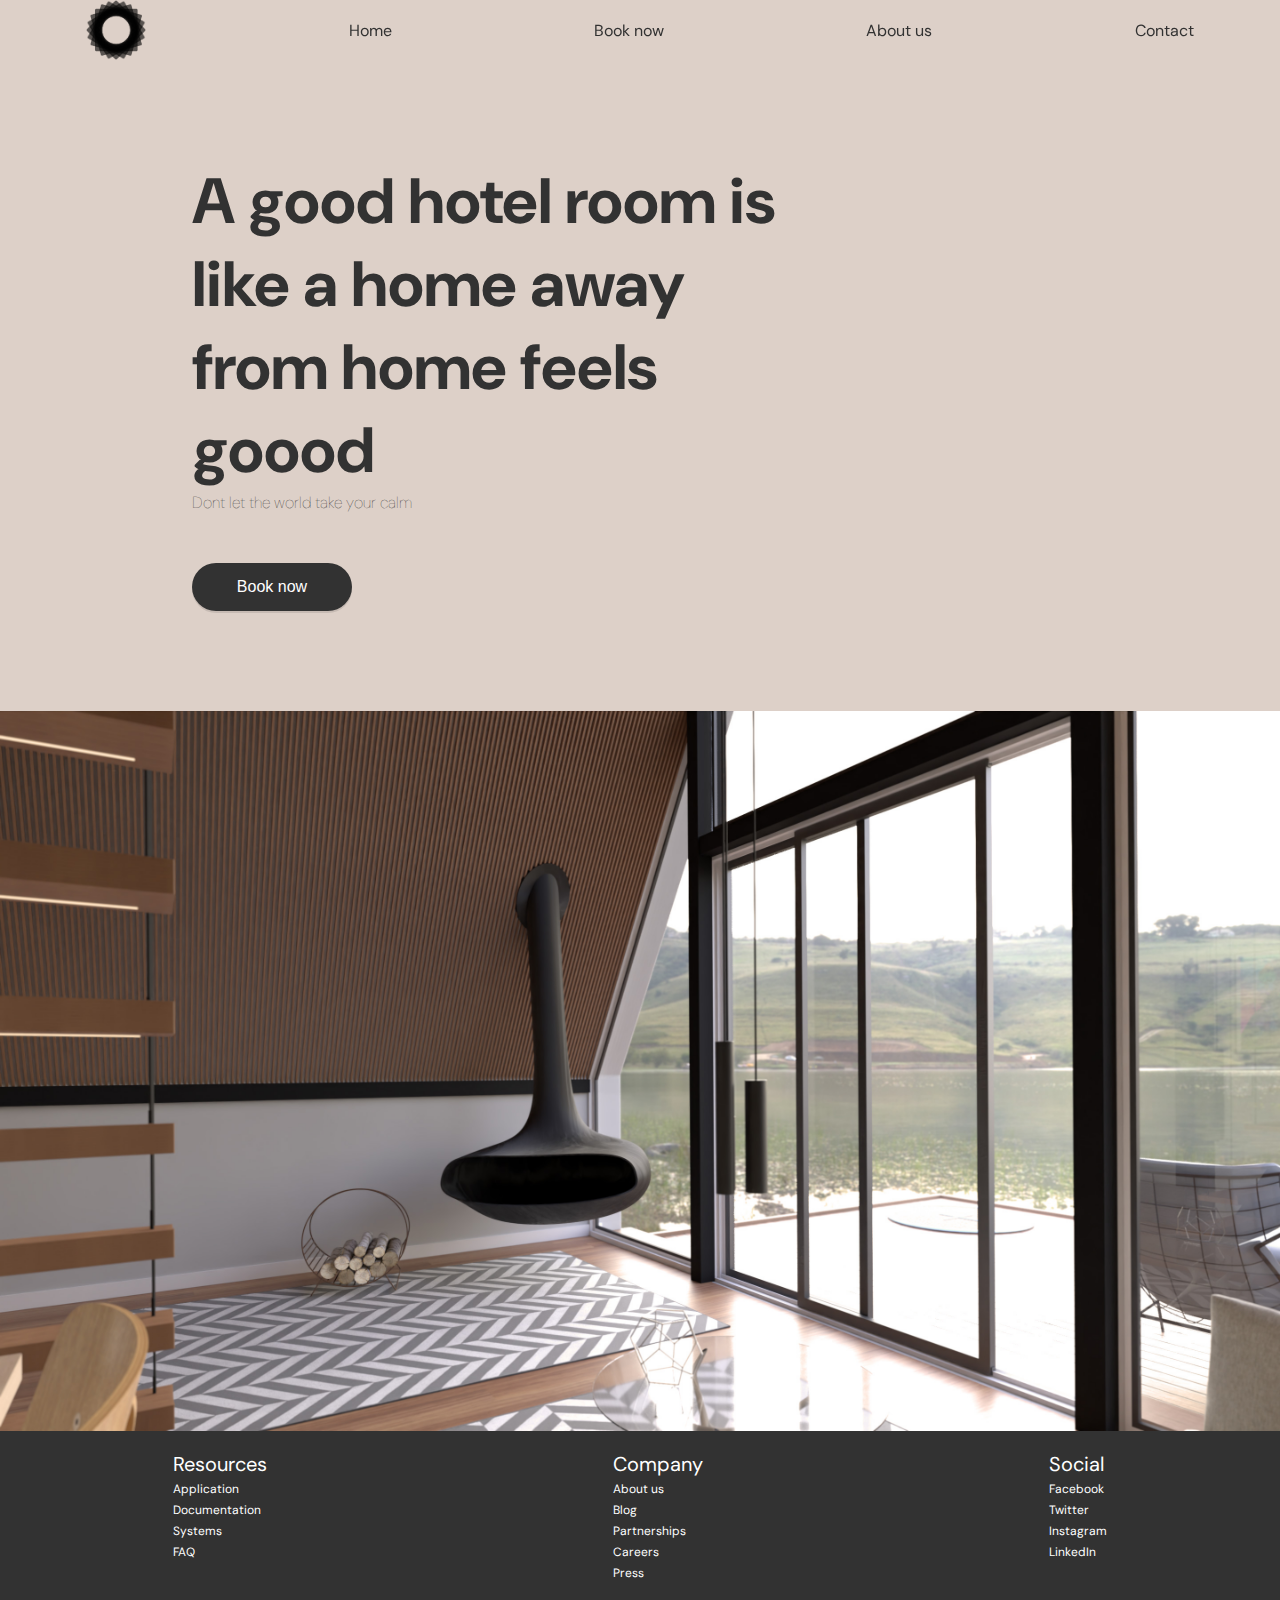
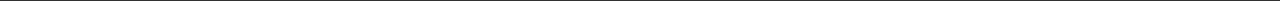
<file: index.html>
<!DOCTYPE html>
<html lang="en">

<head>
  <meta charset="UTF-8">
  <meta http-equiv="X-UA-Compatible" content="IE=edge">
  <meta name="viewport" content="width=device-width, initial-scale=1.0">
  <title>Document</title>
  <link rel="stylesheet" href="styles.css">
</head>

<body>
  <div class="wrapper-home">

    <nav class="navigation">
      <img src="photos/logo/bonz.ai-logo-black-symbol.png" alt="">
      <a href="index.html" class="navigation__item">Home</a>
      <a href="booking.html" class="navigation__item">Book now</a>
      <a href="About-us.html" class="navigation__item">About us</a>
      <a href="#" class="navigation__item">Contact</a>
    </nav>
    <section class="welcome">
      <h1 class="welcome__heading">A good hotel room is like a home away from home feels goood</h1>
      <p class="welcome__quote">Dont let the world take your calm</p>
      <button class="welcome__button"><a href="booking.html">Book now</a></button>
    </section>
    <figure class="image-welcome__dark">
      <img src="photos/02-day.jpg" alt="">
    </figure>

    <footer>
      <section class="Resources-footer">
        <p>Resources</p>
        <ul><a href="">Application</a></ul>
        <ul><a href="">Documentation</a></ul>
        <ul><a href="">Systems</a></ul>
        <ul><a href="">FAQ</a></ul>
      </section>
      <section class="Company-footer">
        <p>Company</p>
        <ul><a href="#">About us</a></ul>
        <ul><a href="#">Blog</a></ul>
        <ul><a href="#">Partnerships</a></ul>
        <ul><a href="#">Careers</a></ul>
        <ul><a href="#">Press</a></ul>
      </section>
      <section class="Social-footer">
        <p>Social</p>
        <ul><a href="">Facebook</a></ul>
        <ul><a href="">Twitter</a></ul>
        <ul><a href="">Instagram</a></ul>
        <ul><a href="">LinkedIn</a></ul>
      </section>
    </footer>
  </div>

</body>

</html>
</file>
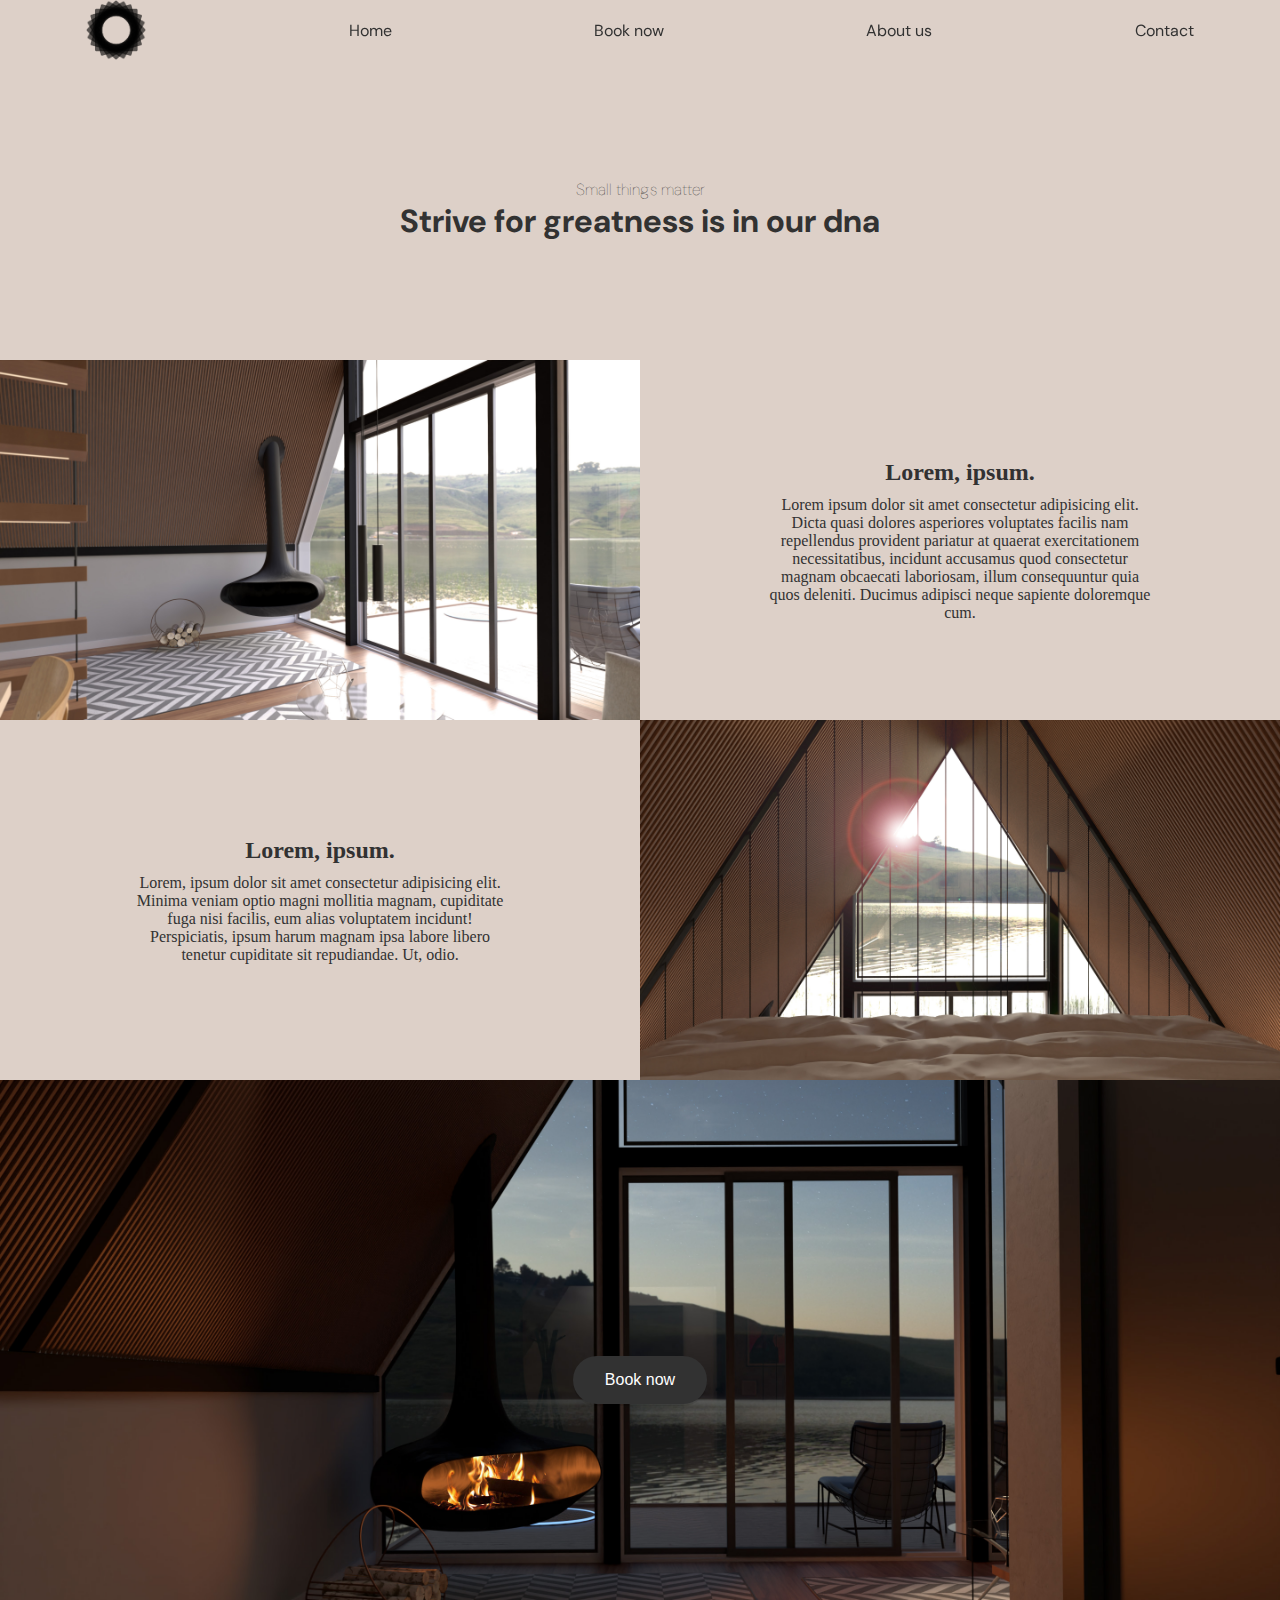
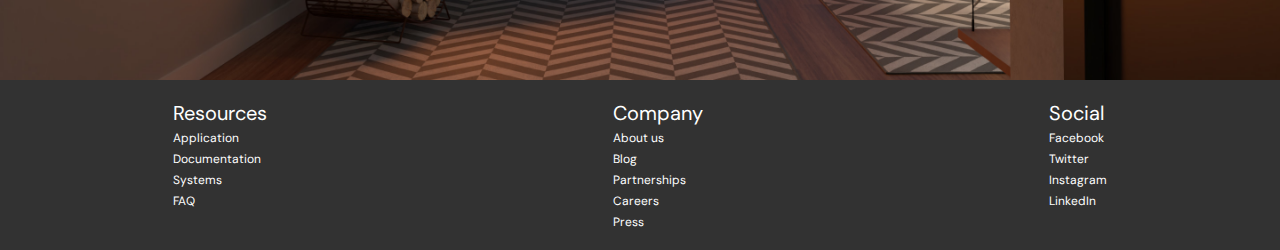
<file: About-us.html>
<!DOCTYPE html>
<html lang="en">

<head>
  <meta charset="UTF-8">
  <meta http-equiv="X-UA-Compatible" content="IE=edge">
  <meta name="viewport" content="width=device-width, initial-scale=1.0">
  <link rel="stylesheet" href="styles.css">
  <title>Document</title>

</head>
<div class="wrapper-about-us">

  <nav class="navigation">
    <img src="photos/logo/bonz.ai-logo-black-symbol.png" alt="">
    <a href="index.html" class="navigation__item">Home</a>
    <a href="booking.html" class="navigation__item">Book now</a>
    <a href="About-us.html" class="navigation__item">About us</a>
    <a href="#" class="navigation__item">Contact</a>
  </nav>

  <section class="header-about-us">
    <h1>Strive for greatness is in our dna</h1>
    <p>Small things matter</p>
  </section>

  <img class="picture-about-us-first" src="photos/02-day.jpg" alt="">


  <img class="picture-about-us-second" src="photos/03-day.jpg" alt="">


  <section class="quote-about-us">
    <h2>Lorem, ipsum.</h2>
    <p>Lorem ipsum dolor sit amet consectetur adipisicing elit. Dicta quasi dolores asperiores voluptates facilis nam
      repellendus provident pariatur at quaerat exercitationem necessitatibus, incidunt accusamus quod consectetur
      magnam obcaecati laboriosam, illum consequuntur quia quos deleniti. Ducimus adipisci neque sapiente doloremque
      cum.</p>
  </section>

  <section class="info-about-us">
    <h2>Lorem, ipsum.</h2>
    <p>Lorem, ipsum dolor sit amet consectetur adipisicing elit. Minima veniam optio magni mollitia magnam, cupiditate
      fuga nisi facilis, eum alias voluptatem incidunt! Perspiciatis, ipsum harum magnam ipsa labore libero tenetur
      cupiditate sit repudiandae. Ut, odio.</p>
  </section>

  <section class="book-about-us">
    <button> <a href="booking.html">Book now</a></button>
  </section>

  <footer>
    <section class="Resources-footer">
      <p>Resources</p>
      <ul><a href="">Application</a></ul>
      <ul><a href="">Documentation</a></ul>
      <ul><a href="">Systems</a></ul>
      <ul><a href="">FAQ</a></ul>
    </section>
    <section class="Company-footer">
      <p>Company</p>
      <ul><a href="#">About us</a></ul>
      <ul><a href="#">Blog</a></ul>
      <ul><a href="#">Partnerships</a></ul>
      <ul><a href="#">Careers</a></ul>
      <ul><a href="#">Press</a></ul>
    </section>
    <section class="Social-footer">
      <p>Social</p>
      <ul><a href="">Facebook</a></ul>
      <ul><a href="">Twitter</a></ul>
      <ul><a href="">Instagram</a></ul>
      <ul><a href="">LinkedIn</a></ul>
    </section>
  </footer>
</div>

<body>

</body>

</html>
</file>
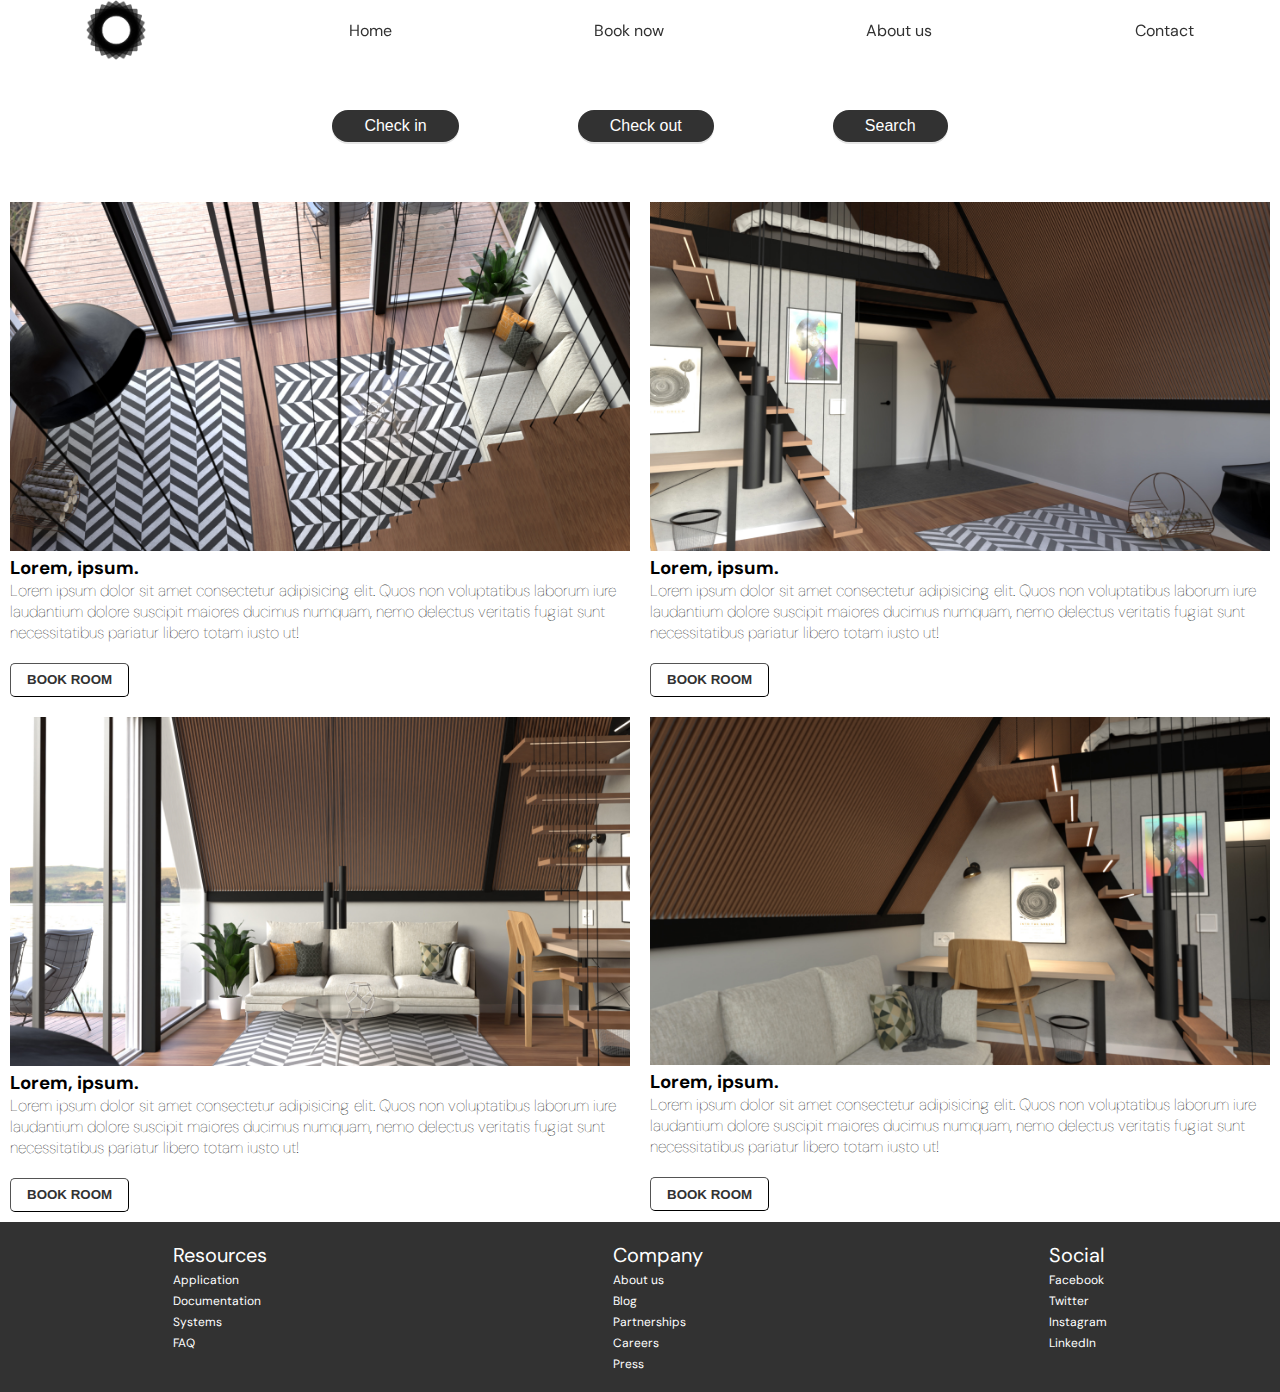
<file: booking.html>
<!DOCTYPE html>
<html lang="en">

<head>
  <meta charset="UTF-8">
  <meta http-equiv="X-UA-Compatible" content="IE=edge">
  <meta name="viewport" content="width=device-width, initial-scale=1.0">
  <link rel="stylesheet" href="styles.css">
  <title>Document</title>
</head>


<div class="wrapper-booking">
  <nav class="navigation">
    <img src="photos/logo/bonz.ai-logo-black-symbol.png" alt="">
    <a href="index.html" class="navigation__item">Home</a>
    <a href="booking.html" class="navigation__item">Book now</a>
    <a href="About-us.html" class="navigation__item">About us</a>
    <a href="#" class="navigation__item">Contact</a>
  </nav>

  <section class="search-bar">
    <button class="search-bar__check-in">Check in</button>
    <button class="search-bar__check-out">Check out</button>
    <button class="search-bar__search">Search</button>

  </section>


  <section class="card-booking-room-first">
    <figure><img src="photos/07-day.jpg" alt=""></figure>
    </figure>
    <h3>Lorem, ipsum.</h3>
    <p>Lorem ipsum dolor sit amet consectetur adipisicing elit. Quos non voluptatibus laborum iure laudantium dolore
      suscipit maiores ducimus numquam, nemo delectus veritatis fugiat sunt necessitatibus pariatur libero totam iusto
      ut!</p>
    <button class="card-booking-room__btn">BOOK ROOM</button>
  </section>

  <section class="card-booking-room-second">
    <figure><img src="photos/06-day.jpg" alt=""></figure>
    <h3>Lorem, ipsum.</h3>
    <p>Lorem ipsum dolor sit amet consectetur adipisicing elit. Quos non voluptatibus laborum iure laudantium dolore
      suscipit maiores ducimus numquam, nemo delectus veritatis fugiat sunt necessitatibus pariatur libero totam iusto
      ut!</p>
    <button class="card-booking-room__btn">BOOK ROOM</button>
  </section>

  <section class="card-booking-room-third">
    <figure><img src="photos/05-day.jpg" alt=""></figure>
    <h3>Lorem, ipsum.</h3>
    <p>Lorem ipsum dolor sit amet consectetur adipisicing elit. Quos non voluptatibus laborum iure laudantium dolore
      suscipit maiores ducimus numquam, nemo delectus veritatis fugiat sunt necessitatibus pariatur libero totam iusto
      ut!</p>
    <button class="card-booking-room__btn ">BOOK ROOM</button>
  </section>

  <section class="card-booking-room-four">
    <figure><img src="photos/01-day.jpg" alt=""></figure>
    <h3>Lorem, ipsum.</h3>
    <p>Lorem ipsum dolor sit amet consectetur adipisicing elit. Quos non voluptatibus laborum iure laudantium dolore
      suscipit maiores ducimus numquam, nemo delectus veritatis fugiat sunt necessitatibus pariatur libero totam iusto
      ut!</p>
    <button class="card-booking-room__btn">BOOK ROOM</button>
  </section>

  <footer>
    <section class="Resources-footer">
      <p>Resources</p>
      <ul><a href="">Application</a></ul>
      <ul><a href="">Documentation</a></ul>
      <ul><a href="">Systems</a></ul>
      <ul><a href="">FAQ</a></ul>
    </section>
    <section class="Company-footer">
      <p>Company</p>
      <ul><a href="#">About us</a></ul>
      <ul><a href="#">Blog</a></ul>
      <ul><a href="#">Partnerships</a></ul>
      <ul><a href="#">Careers</a></ul>
      <ul><a href="#">Press</a></ul>
    </section>
    <section class="Social-footer">
      <p>Social</p>
      <ul><a href="">Facebook</a></ul>
      <ul><a href="">Twitter</a></ul>
      <ul><a href="">Instagram</a></ul>
      <ul><a href="">LinkedIn</a></ul>
    </section>
  </footer>
</div>

<body>

</body>

</html>
</file>
<file: styles.css>
@import url("https://fonts.googleapis.com/css2?family=DM+Sans:opsz,wght@9..40,200&display=swap");
@import url("https://fonts.googleapis.com/css2?family=DM+Sans:opsz@9..40&display=swap");

* {
  margin: 0;
  padding: 0;
}

body {
  width: 100vw;
  height: 100vh;
  display: flex;
  justify-content: center;
}

.wrapper-home {
  background-color: rgb(221, 208, 200);
  display: grid;
  grid-template-columns: repeat(6, 1fr);
  grid-auto-rows: auto;
  grid-template-areas:
    "navigation navigation navigation navigation navigation navigation"
    "welcome welcome welcome welcome welcome welcome"
    "image-welcome__dark image-welcome__dark image-welcome__dark image-welcome__dark image-welcome__dark image-welcome__dark"
    "footer footer footer footer footer footer";
}
.navigation {
  grid-area: navigation;
  max-height: 60px;
  display: flex;
  justify-content: space-around;
  align-items: center;
  gap: 30px;
  font-family: "DM Sans", sans-serif;
  font-size: 16px;
  position: sticky;
  top: 0;
}
.navigation__item {
  display: flex;
}

.navigation img {
  display: flex;
  width: 60px;
  height: 60px;
}
.navigation a {
  text-decoration: none;
  color: #323232;
}

.navigation a:hover {
  color: #57c5c3;
}

.welcome {
  grid-area: welcome;
  display: flex;
  flex-direction: column;
  margin-top: 100px;
  margin-bottom: 100px;
  margin-left: 15%;
}

.welcome__heading {
  display: flex;
  font-family: "DM Sans", sans-serif;
  font-size: 64px;
  color: #323232;
  align-items: center;
  max-width: 600px;
  margin-block-start: 0%;
  margin-block-end: 0%;
  margin-inline-start: 0%;
  margin-inline-end: 0%;
}
.welcome__quote {
  font-size: 16px;
  font-family: "DM Sans", sans-serif;
  color: #323232;
  display: flex;
  font-weight: 100;
}
.welcome__button {
  background-color: #323232;
  font-size: 16px;
  border-style: none;
  padding: 0 2rem;
  border-radius: 50px;
  max-width: 160px;
  border: none;
  height: 3rem;
  cursor: pointer;
  box-shadow: 0 2px 0 rgba(0, 0, 0, 0.1);
  margin-top: 50px;
}
.welcome__button a {
  text-decoration: none;
  color: #fff;
}

.image-welcome__dark {
  grid-area: image-welcome__dark;
  display: flex;
  margin-left: 0%;
  margin-block-start: 0%;
  margin-block-end: 0%;
  margin-inline-start: 0%;
  margin-inline-end: 0%;
}

.image-welcome__light {
  grid-area: image-welcome__light;
  display: flex;
  width: 500px;
  height: 300px;
  margin-left: 0%;
}

.image-welcome__dark,
.image-welcome__light,
img {
  width: 100%;
}

footer {
  grid-area: footer;
  background-color: #323232;
  font-family: "DM Sans", sans-serif;
  color: #fff;
  display: flex;
  justify-content: space-around;
  height: 170px;
}

footer p {
  font-size: 20px;
  color: #fff;
  margin-top: 20px;
}

footer a {
  text-decoration: none;
  color: #fff;
  font-size: 12px;
}

footer a:hover {
  color: #479d9c;
  text-decoration: underline;
}

/* Booking site */

.wrapper-booking {
  display: grid;
  grid-template-columns: repeat(6, 1fr);
  grid-auto-rows: auto;
  grid-template-areas:
    "navigation navigation navigation navigation navigation navigation"
    ". search-bar search-bar search-bar search-bar ."
    "card-booking-room-first card-booking-room-first card-booking-room-first card-booking-room-second card-booking-room-second card-booking-room-second"
    "card-booking-room-third card-booking-room-third card-booking-room-third card-booking-room-four card-booking-room-four card-booking-room-four"
    "footer footer footer footer footer footer";
}

.search-bar {
  grid-area: search-bar;
  display: flex;
  justify-content: space-evenly;
  margin-bottom: 50px;
  margin-top: 50px;
}

.search-bar button {
  background-color: #323232;
  color: #ffffff;
  font-size: 16px;
  border-style: none;
  padding: 0 2rem;
  border-radius: 50px;
  max-width: 160px;
  border: none;
  height: 2rem;
  cursor: pointer;
  box-shadow: 0 2px 0 rgba(0, 0, 0, 0.1);
}

.card-booking-room-first {
  grid-area: card-booking-room-first;
}

.card-booking-room-second {
  grid-area: card-booking-room-second;
}

.card-booking-room-third {
  grid-area: card-booking-room-third;
}

.card-booking-room-four {
  grid-area: card-booking-room-four;
}

.card-booking-room-first,
.card-booking-room-second,
.card-booking-room-third,
.card-booking-room-four {
  margin: 10px;
  display: flex;
  flex-direction: column;
}

.card-booking-room-first h3,
.card-booking-room-second h3,
.card-booking-room-third h3,
.card-booking-room-four h3 {
  font-family: "DM Sans", sans-serif;
}

.card-booking-room-first p,
.card-booking-room-second p,
.card-booking-room-third p,
.card-booking-room-four p {
  font-family: "DM Sans", sans-serif;
  font-weight: 100;
  font-size: 16px;
}

.card-booking-room-first button,
.card-booking-room-second button,
.card-booking-room-third button,
.card-booking-room-four button {
  background-color: #fff;
  color: #323232;
  padding: 1rem;
  border-radius: 5px;
  border-width: 0.5px;
  max-width: 160px;
  height: 2rem;
  cursor: pointer;
  align-items: center;
  justify-content: center;
  font-family: sans-serif;
  font-weight: bolder;
}

.card-booking-room__btn {
  display: flex;
  align-self: flex-start;
  margin-top: 20px;
}

/* About-us site */

.wrapper-about-us {
  background-color: rgb(221, 208, 200);
  display: grid;
  grid-template-columns: repeat(6, 1fr);
  grid-auto-rows: auto;
  grid-template-areas:
    "navigation navigation navigation navigation navigation navigation"
    "header-about-us header-about-us header-about-us header-about-us header-about-us header-about-us"
    "picture-about-us-first picture-about-us-first picture-about-us-first quote-about-us quote-about-us quote-about-us"
    "info-about-us info-about-us info-about-us picture-about-us-second picture-about-us-second picture-about-us-second"
    "book-about-us book-about-us book-about-us book-about-us book-about-us book-about-us"
    "footer footer footer footer footer footer";
}

.header-about-us {
  grid-area: header-about-us;
  display: flex;
  justify-content: center;
  flex-direction: column-reverse;
  align-items: center;
  height: 300px;
  color: #323232;
  font-family: "DM Sans", sans-serif;
}

.header-about-us p {
  font-weight: 100;
}

.picture-about-us-first {
  grid-area: picture-about-us-first;
}

.quote-about-us {
  grid-area: quote-about-us;
  color: #323232;
  display: flex;
  flex-direction: column;
  justify-content: center;
  align-items: center;
}

.quote-about-us h2 {
  max-width: 60%;
  text-align: center;
}

.quote-about-us p {
  margin-top: 10px;
  max-width: 60%;
  text-align: center;
}

.info-about-us {
  grid-area: info-about-us;
  color: #323232;
  display: flex;
  flex-direction: column;
  align-items: center;
  justify-content: center;
  background-color: rgb(221, 208, 200);
}

.info-about-us h2 {
  max-width: 60%;
  text-align: center;
}
.info-about-us p {
  margin-top: 10px;
  max-width: 60%;
  text-align: center;
}

.picture-about-us-second {
  grid-area: picture-about-us-second;
}

.book-about-us {
  grid-area: book-about-us;

  background-image: url(../photos/08-night.jpg);
  background-position: center;
  background-repeat: no-repeat;
  background-size: cover;
  height: 600px;
  display: flex;
  justify-content: center;
  align-items: center;
}

.book-about-us button {
  background-color: #323232;
  color: #fff;
  font-size: 16px;
  border-style: none;
  padding: 0 2rem;
  border-radius: 50px;
  max-width: 160px;
  border: none;
  height: 3rem;
  cursor: pointer;
  box-shadow: 0 2px 0 rgba(0, 0, 0, 0.1);
}

.book-about-us a {
  text-decoration: none;
  color: white;
}

button:hover {
  background-color: #479d9c;
}

@media screen and (max-width: 786px) {
  .navigation {
    font-size: 12px;
  }

  .wrapper-home {
    display: flex;
    flex-direction: column;
  }

  .welcome {
    display: flex;
    flex-direction: column;
    align-items: center;
    margin-left: auto;
  }
  .welcome__heading {
    font-size: 40px;
    text-align: center;
    margin-bottom: 5px;
  }

  .wrapper-booking {
    display: grid;
    grid-template-columns: 1fr;
    grid-template-areas:
      "navigation"
      "search-bar"
      "card-booking-room-first"
      "card-booking-room-second"
      "card-booking-room-third"
      "card-booking-room-four"
      "footer";
  }

  .search-bar button {
    font-size: 12px;
  }
  .wrapper-about-us {
    display: grid;
    grid-template-columns: 1fr;
    grid-template-areas:
      "navigation"
      "header-about-us"
      "quote-about-us"
      "picture-about-us-first"
      "info-about-us"
      "picture-about-us-second"
      "book-about-us"
      "footer";
  }
  .quote-about-us {
    padding: 25px;
    background-color: rgb(221, 208, 200);
  }
  .info-about-us {
    padding: 25px;
  }
}
</file>
